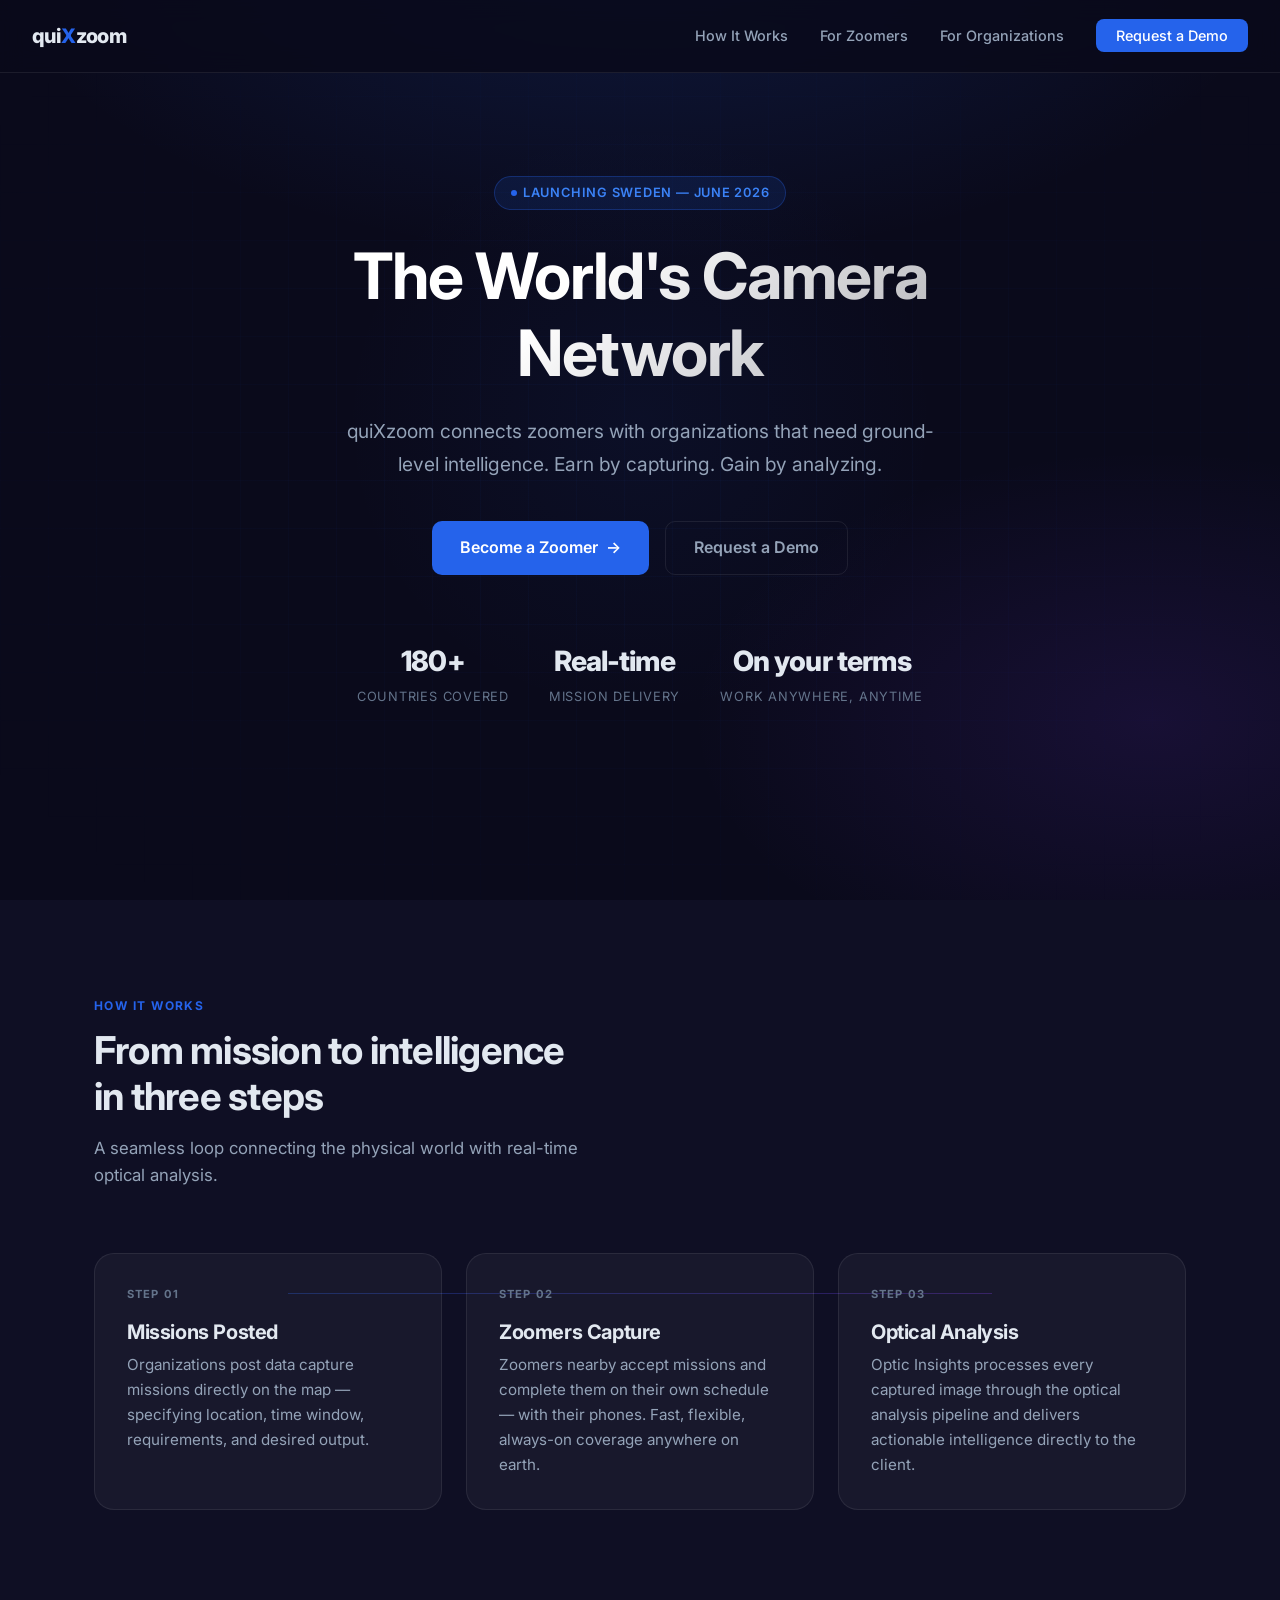
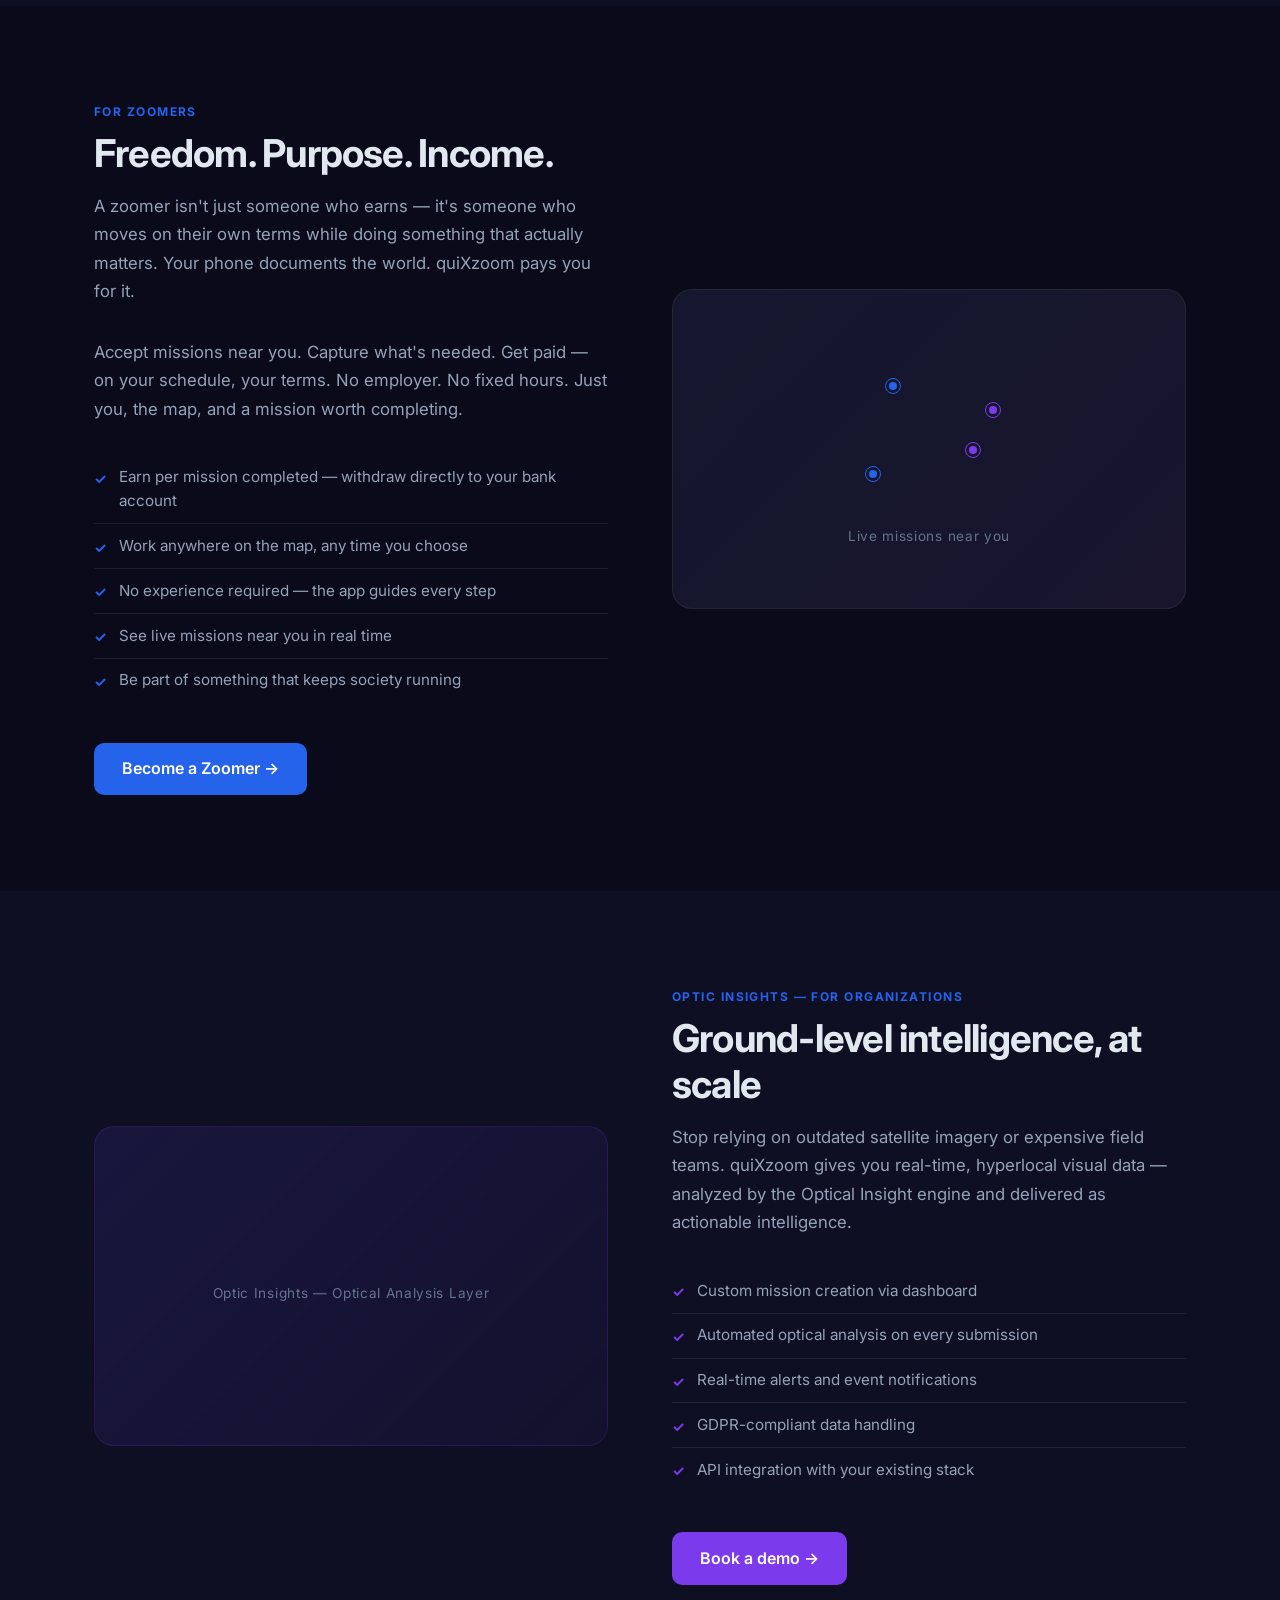
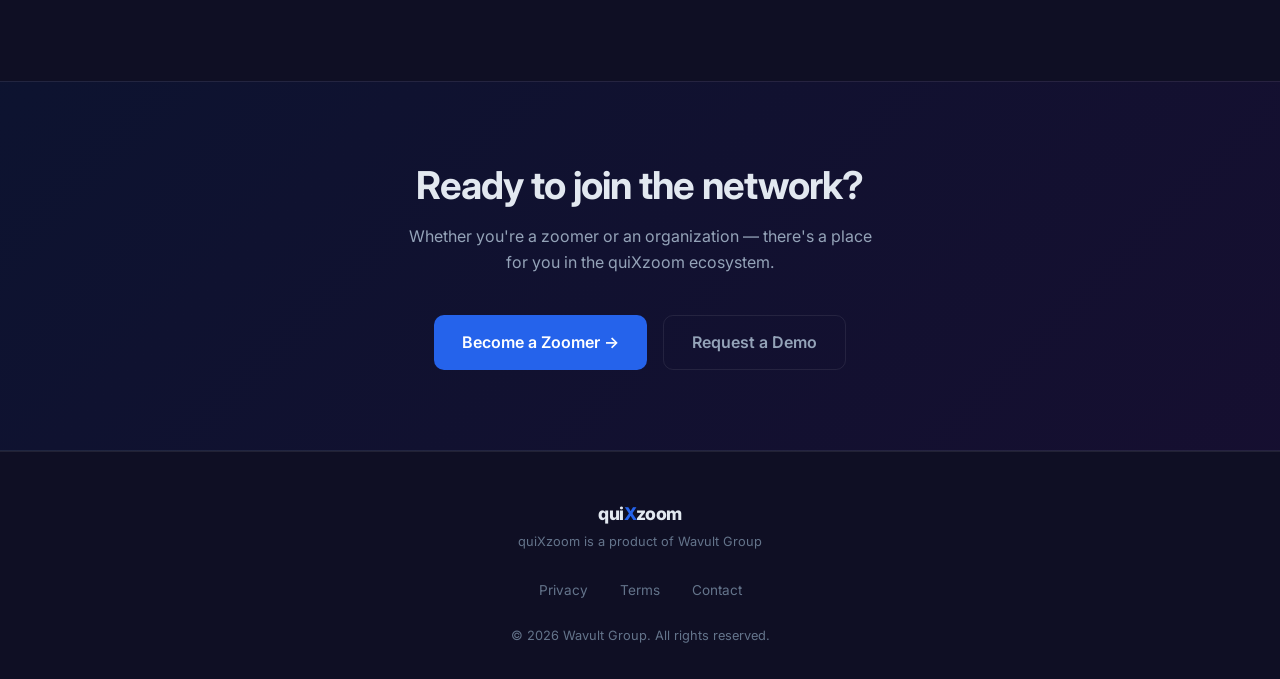
<file: index.html>
<!DOCTYPE html>
<html lang="en">
<head>
  <meta charset="UTF-8" />
  <meta name="viewport" content="width=device-width, initial-scale=1.0" />
  <title>quiXzoom — The World's Camera Network</title>
  <meta name="description" content="quiXzoom connects zoomers with organizations that need ground-level intelligence. Earn by capturing. Gain by analyzing." />

  <!-- Open Graph -->
  <meta property="og:title" content="quiXzoom — The World's Camera Network" />
  <meta property="og:description" content="Earn by capturing. Gain by analyzing. The global crowdsourced camera intelligence platform." />
  <meta property="og:type" content="website" />
  <meta property="og:url" content="https://quixzoom.com" />
  <meta property="og:image" content="/og-preview.png" />

  <!-- Twitter Card -->
  <meta name="twitter:card" content="summary_large_image" />
  <meta name="twitter:title" content="quiXzoom — The World's Camera Network" />
  <meta name="twitter:description" content="Earn by capturing. Gain by analyzing." />

  <!-- Fonts -->
  <link rel="preconnect" href="https://fonts.googleapis.com" />
  <link rel="preconnect" href="https://fonts.gstatic.com" crossorigin />
  <link href="https://fonts.googleapis.com/css2?family=Inter:wght@400;500;600;700;800&display=swap" rel="stylesheet" />

  <link rel="stylesheet" href="styles.css" />
</head>
<body>

  <!-- ========== NAV ========== -->
  <nav>
    <a href="/" class="nav-logo">qui<span>X</span>zoom</a>
    <ul class="nav-links">
      <li><a href="#how-it-works">How It Works</a></li>
      <li><a href="#zoomers">For Zoomers</a></li>
      <li><a href="#organizations">For Organizations</a></li>
      <li><a href="mailto:hello@quixzoom.com" class="nav-cta">Request a Demo</a></li>
    </ul>
  </nav>

  <!-- ========== HERO ========== -->
  <section id="hero">
    <div class="hero-bg"></div>
    <div class="container">
      <div class="hero-content">
        <div class="hero-badge">Launching Sweden — June 2026</div>

        <h1 class="hero-title">The World's Camera Network</h1>

        <p class="hero-sub">
          quiXzoom connects zoomers with organizations that need ground-level intelligence.
          Earn by capturing. Gain by analyzing.
        </p>

        <div class="hero-ctas">
          <a href="https://app.quixzoom-eu.pages.dev" class="btn btn-primary">
            Become a Zoomer
            <span>→</span>
          </a>
          <a href="mailto:hello@quixzoom.com?subject=Demo request — quiXzoom" class="btn btn-ghost">
            Request a Demo
          </a>
        </div>

        <div class="hero-stats">
          <div class="hero-stat">
            <div class="hero-stat-num">180+</div>
            <div class="hero-stat-label">Countries covered</div>
          </div>
          <div class="hero-stat">
            <div class="hero-stat-num">Real-time</div>
            <div class="hero-stat-label">Mission delivery</div>
          </div>
          <div class="hero-stat">
            <div class="hero-stat-num">On your terms</div>
            <div class="hero-stat-label">Work anywhere, anytime</div>
          </div>
        </div>
      </div>
    </div>
  </section>

  <!-- ========== HOW IT WORKS ========== -->
  <section id="how-it-works">
    <div class="container">
      <div class="section-header">
        <div class="section-label">How It Works</div>
        <h2 class="section-title">From mission to intelligence<br>in three steps</h2>
        <p class="section-sub">
          A seamless loop connecting the physical world with real-time optical analysis.
        </p>
      </div>

      <div class="steps">
        <div class="step-card">
          <div class="step-number">STEP 01</div>
          <h3>Missions Posted</h3>
          <p>
            Organizations post data capture missions directly on the map — specifying location,
            time window, requirements, and desired output.
          </p>
        </div>

        <div class="step-card">
          <div class="step-number">STEP 02</div>
          <h3>Zoomers Capture</h3>
          <p>
            Zoomers nearby accept missions and complete them on their own schedule — with their phones.
            Fast, flexible, always-on coverage anywhere on earth.
          </p>
        </div>

        <div class="step-card">
          <div class="step-number">STEP 03</div>
          <h3>Optical Analysis</h3>
          <p>
            Optic Insights processes every captured image through the optical analysis pipeline and delivers
            actionable intelligence directly to the client.
          </p>
        </div>
      </div>
    </div>
  </section>

  <!-- ========== FOR ZOOMERS ========== -->
  <section id="zoomers">
    <div class="container">
      <div class="split">
        <div class="split-content">
          <div class="section-label">For Zoomers</div>
          <h2>Freedom. Purpose. Income.</h2>
          <p>
            A zoomer isn't just someone who earns — it's someone who moves on their own terms
            while doing something that actually matters. Your phone documents the world.
            quiXzoom pays you for it.
          </p>
          <p>
            Accept missions near you. Capture what's needed. Get paid — on your schedule, your terms.
            No employer. No fixed hours. Just you, the map, and a mission worth completing.
          </p>

          <ul class="feature-list">
            <li>Earn per mission completed — withdraw directly to your bank account</li>
            <li>Work anywhere on the map, any time you choose</li>
            <li>No experience required — the app guides every step</li>
            <li>See live missions near you in real time</li>
            <li>Be part of something that keeps society running</li>
          </ul>

          <a href="https://app.quixzoom-eu.pages.dev" class="btn btn-primary">Become a Zoomer →</a>
        </div>

        <div class="split-visual">
          <div class="map-dots">
            <div class="map-dot"></div>
            <div class="map-dot"></div>
            <div class="map-dot"></div>
            <div class="map-dot"></div>
          </div>
          <div class="visual-label">Live missions near you</div>
        </div>
      </div>
    </div>
  </section>

  <!-- ========== FOR ORGANIZATIONS ========== -->
  <section id="organizations">
    <div class="container">
      <div class="split reverse">
        <div class="split-content">
          <div class="section-label">Optic Insights — For Organizations</div>
          <h2>Ground-level intelligence, at scale</h2>
          <p>
            Stop relying on outdated satellite imagery or expensive field teams.
            quiXzoom gives you real-time, hyperlocal visual data — analyzed by the
            Optical Insight engine and delivered as actionable intelligence.
          </p>

          <ul class="feature-list">
            <li>Custom mission creation via dashboard</li>
            <li>Automated optical analysis on every submission</li>
            <li>Real-time alerts and event notifications</li>
            <li>GDPR-compliant data handling</li>
            <li>API integration with your existing stack</li>
          </ul>

          <a href="mailto:hello@quixzoom.com?subject=Demo request — Optic Insights" class="btn btn-accent">Book a demo →</a>
        </div>

        <div class="split-visual">
          <div class="visual-label">Optic Insights — Optical Analysis Layer</div>
        </div>
      </div>
    </div>
  </section>

  <!-- ========== CTA BAND ========== -->
  <section id="cta-band">
    <div class="container">
      <h2>Ready to join the network?</h2>
      <p>
        Whether you're a zoomer or an organization — there's a place for you in the quiXzoom ecosystem.
      </p>
      <div class="hero-ctas">
        <a href="https://app.quixzoom-eu.pages.dev" class="btn btn-primary">Become a Zoomer →</a>
        <a href="mailto:hello@quixzoom.com?subject=Demo request — quiXzoom" class="btn btn-ghost">Request a Demo</a>
      </div>
    </div>
  </section>

  <!-- ========== FOOTER ========== -->
  <footer>
    <div class="container">
      <div class="footer-inner">
        <div>
          <div class="footer-logo">qui<span>X</span>zoom</div>
          <div class="footer-tagline">quiXzoom is a product of Wavult Group</div>
        </div>

        <ul class="footer-links">
          <li><a href="/privacy">Privacy</a></li>
          <li><a href="/terms">Terms</a></li>
          <li><a href="mailto:hello@quixzoom.com">Contact</a></li>
        </ul>

        <div class="footer-copy">© 2026 Wavult Group. All rights reserved.</div>
      </div>
    </div>
  </footer>

</body>
</html>
</file>
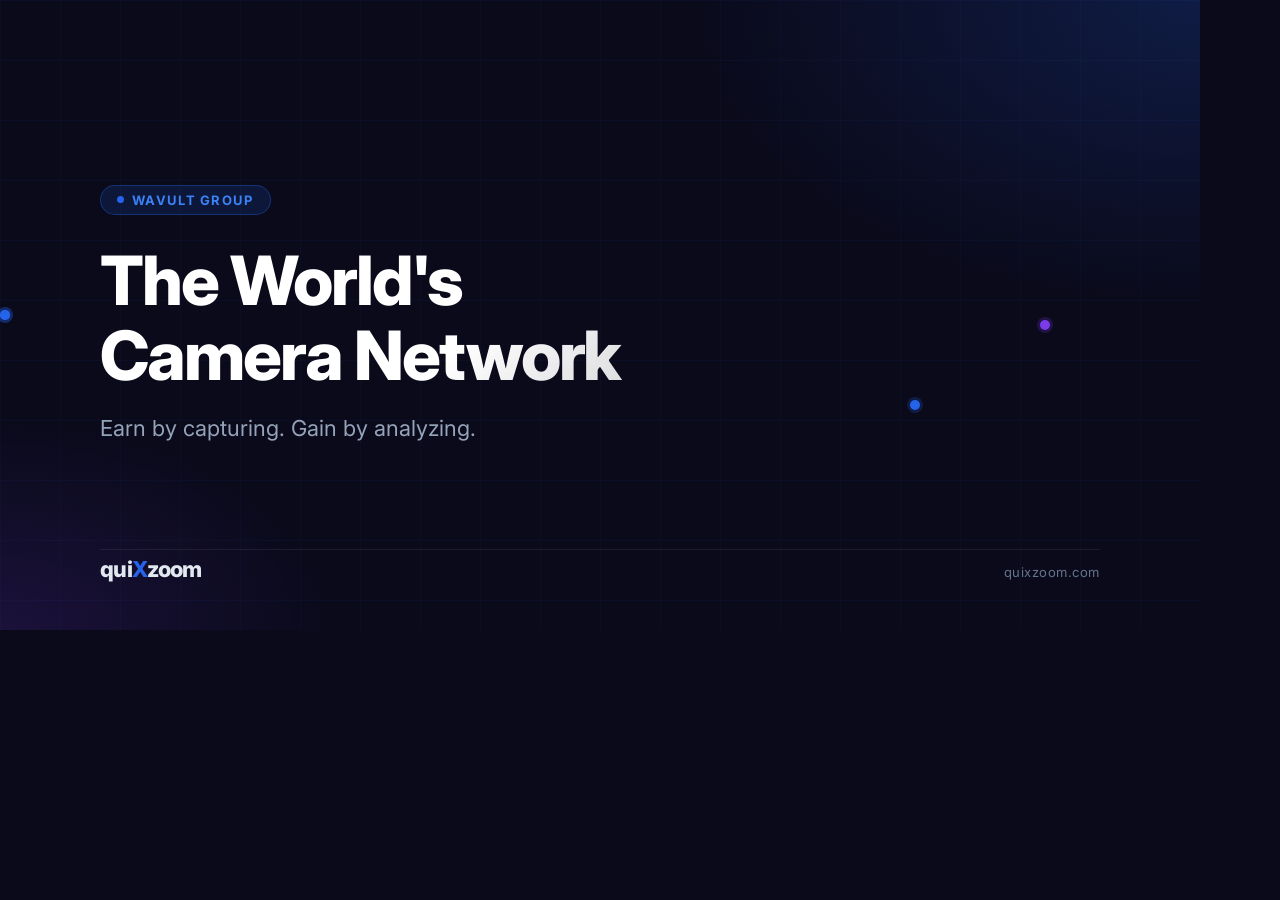
<file: og-image.html>
<!DOCTYPE html>
<html lang="en">
<head>
  <meta charset="UTF-8" />
  <meta name="viewport" content="width=device-width, initial-scale=1.0" />
  <title>quiXzoom OG Image Preview</title>
  <style>
    * { margin: 0; padding: 0; box-sizing: border-box; }

    body {
      width: 1200px;
      height: 630px;
      overflow: hidden;
      font-family: 'Inter', system-ui, -apple-system, sans-serif;
      background: #0A0A1B;
      color: #E2E8F0;
      display: flex;
      flex-direction: column;
      justify-content: center;
      position: relative;
    }

    .bg {
      position: absolute;
      inset: 0;
      background:
        radial-gradient(ellipse 70% 80% at 100% 0%, rgba(37,99,235,0.2) 0%, transparent 60%),
        radial-gradient(ellipse 50% 60% at 0% 100%, rgba(124,58,237,0.15) 0%, transparent 55%);
    }

    .grid {
      position: absolute;
      inset: 0;
      background-image:
        linear-gradient(rgba(37,99,235,0.05) 1px, transparent 1px),
        linear-gradient(90deg, rgba(37,99,235,0.05) 1px, transparent 1px);
      background-size: 60px 60px;
    }

    .content {
      position: relative;
      z-index: 1;
      padding: 0 100px;
    }

    .badge {
      display: inline-flex;
      align-items: center;
      gap: 8px;
      background: rgba(37,99,235,0.15);
      border: 1px solid rgba(37,99,235,0.35);
      color: #3B82F6;
      padding: 6px 16px;
      border-radius: 100px;
      font-size: 13px;
      font-weight: 700;
      letter-spacing: 0.1em;
      text-transform: uppercase;
      margin-bottom: 28px;
    }

    .badge-dot {
      width: 7px;
      height: 7px;
      background: #2563EB;
      border-radius: 50%;
    }

    h1 {
      font-size: 68px;
      font-weight: 800;
      letter-spacing: -0.03em;
      line-height: 1.1;
      background: linear-gradient(135deg, #fff 40%, rgba(255,255,255,0.55) 100%);
      -webkit-background-clip: text;
      -webkit-text-fill-color: transparent;
      background-clip: text;
      margin-bottom: 20px;
    }

    p {
      font-size: 22px;
      color: #94A3B8;
      line-height: 1.5;
      max-width: 620px;
    }

    .logo {
      position: absolute;
      bottom: 48px;
      left: 100px;
      font-size: 22px;
      font-weight: 800;
      letter-spacing: -0.03em;
      color: #E2E8F0;
    }

    .logo span {
      color: #2563EB;
    }

    .wavult {
      position: absolute;
      bottom: 50px;
      right: 100px;
      font-size: 13px;
      color: #64748B;
      letter-spacing: 0.04em;
    }

    .divider {
      position: absolute;
      bottom: 80px;
      left: 100px;
      right: 100px;
      height: 1px;
      background: rgba(255,255,255,0.07);
    }

    /* Decorative dots */
    .dot {
      position: absolute;
      width: 10px;
      height: 10px;
      background: #2563EB;
      border-radius: 50%;
      box-shadow: 0 0 0 3px rgba(37,99,235,0.2);
    }

    .dot:nth-child(1) { top: 120px; right: 200px; }
    .dot:nth-child(2) { top: 200px; right: 350px; background: #7C3AED; box-shadow: 0 0 0 3px rgba(124,58,237,0.2); }
    .dot:nth-child(3) { top: 320px; right: 150px; background: #7C3AED; box-shadow: 0 0 0 3px rgba(124,58,237,0.2); }
    .dot:nth-child(4) { top: 400px; right: 280px; }
  </style>
  <link href="https://fonts.googleapis.com/css2?family=Inter:wght@400;600;700;800&display=swap" rel="stylesheet" />
</head>
<body>
  <div class="bg"></div>
  <div class="grid"></div>

  <!-- Decorative map dots -->
  <div class="dot"></div>
  <div class="dot"></div>
  <div class="dot"></div>
  <div class="dot"></div>

  <div class="content">
    <div class="badge">
      <div class="badge-dot"></div>
      Wavult Group
    </div>
    <h1>The World's<br>Camera Network</h1>
    <p>Earn by capturing. Gain by analyzing.</p>
  </div>

  <div class="divider"></div>
  <div class="logo">qui<span>X</span>zoom</div>
  <div class="wavult">quixzoom.com</div>
</body>
</html>
</file>
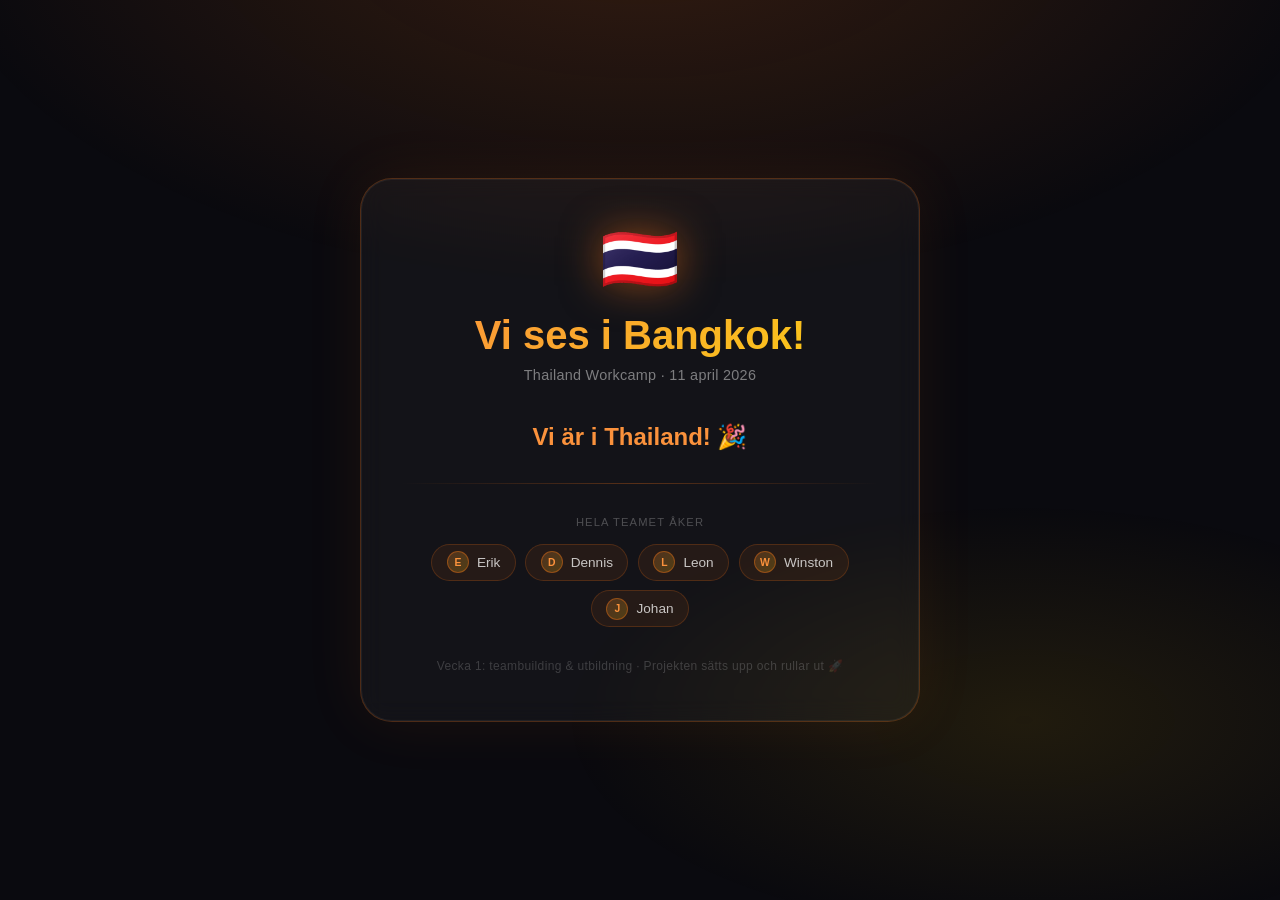
<file: thailand.html>
<!DOCTYPE html>
<html lang="sv">
<head>
  <meta charset="UTF-8" />
  <meta name="viewport" content="width=device-width, initial-scale=1.0" />
  <title>Thailand Workcamp 2026 🇹🇭</title>
  <style>
    *, *::before, *::after { box-sizing: border-box; margin: 0; padding: 0; }

    body {
      min-height: 100vh;
      background: #0a0a0f;
      color: #fff;
      font-family: -apple-system, BlinkMacSystemFont, 'Segoe UI', sans-serif;
      display: flex;
      flex-direction: column;
      align-items: center;
      justify-content: center;
      padding: 2rem 1rem;
      position: relative;
      overflow: hidden;
    }

    /* Background glow */
    body::before {
      content: '';
      position: fixed;
      inset: 0;
      background:
        radial-gradient(ellipse 80% 60% at 50% -10%, rgba(249, 115, 22, 0.18) 0%, transparent 70%),
        radial-gradient(ellipse 60% 40% at 80% 80%, rgba(234, 179, 8, 0.10) 0%, transparent 60%);
      pointer-events: none;
    }

    .card {
      position: relative;
      max-width: 560px;
      width: 100%;
      background: rgba(255,255,255,0.04);
      border: 1px solid rgba(249, 115, 22, 0.25);
      border-radius: 2rem;
      padding: 3rem 2.5rem;
      text-align: center;
      backdrop-filter: blur(12px);
      box-shadow: 0 0 60px rgba(249, 115, 22, 0.08), 0 0 0 1px rgba(255,255,255,0.06) inset;
    }

    .flag {
      font-size: 4rem;
      line-height: 1;
      margin-bottom: 1.25rem;
      filter: drop-shadow(0 0 20px rgba(249,115,22,0.5));
    }

    h1 {
      font-size: clamp(1.75rem, 5vw, 2.5rem);
      font-weight: 800;
      background: linear-gradient(135deg, #fb923c 0%, #facc15 100%);
      -webkit-background-clip: text;
      -webkit-text-fill-color: transparent;
      background-clip: text;
      line-height: 1.2;
      margin-bottom: 0.5rem;
    }

    .subtitle {
      color: rgba(255,255,255,0.45);
      font-size: 0.9rem;
      margin-bottom: 2.5rem;
      letter-spacing: 0.02em;
    }

    .countdown-grid {
      display: grid;
      grid-template-columns: repeat(4, 1fr);
      gap: 0.75rem;
      margin-bottom: 2rem;
    }

    .unit {
      background: rgba(0,0,0,0.35);
      border: 1px solid rgba(249, 115, 22, 0.15);
      border-radius: 1rem;
      padding: 1.25rem 0.5rem;
    }

    .unit-value {
      font-size: clamp(1.75rem, 5vw, 2.75rem);
      font-weight: 800;
      color: #fb923c;
      font-variant-numeric: tabular-nums;
      letter-spacing: -0.02em;
      line-height: 1;
    }

    .unit-label {
      font-size: 0.65rem;
      text-transform: uppercase;
      letter-spacing: 0.08em;
      color: rgba(255,255,255,0.3);
      margin-top: 0.5rem;
    }

    .divider {
      height: 1px;
      background: linear-gradient(90deg, transparent, rgba(249,115,22,0.3), transparent);
      margin: 0 0 2rem;
    }

    .team-heading {
      font-size: 0.7rem;
      text-transform: uppercase;
      letter-spacing: 0.1em;
      color: rgba(255,255,255,0.25);
      margin-bottom: 1rem;
    }

    .team-grid {
      display: flex;
      flex-wrap: wrap;
      justify-content: center;
      gap: 0.6rem;
      margin-bottom: 2rem;
    }

    .team-badge {
      display: flex;
      align-items: center;
      gap: 0.5rem;
      background: rgba(249, 115, 22, 0.08);
      border: 1px solid rgba(249, 115, 22, 0.2);
      border-radius: 9999px;
      padding: 0.4rem 0.9rem;
      font-size: 0.85rem;
      color: rgba(255,255,255,0.75);
      font-weight: 500;
    }

    .team-badge .avatar {
      width: 22px;
      height: 22px;
      border-radius: 50%;
      background: linear-gradient(135deg, #fb923c33, #facc1533);
      border: 1px solid rgba(249,115,22,0.4);
      display: flex;
      align-items: center;
      justify-content: center;
      font-size: 0.65rem;
      font-weight: 700;
      color: #fb923c;
    }

    .footer-note {
      color: rgba(255,255,255,0.18);
      font-size: 0.75rem;
      letter-spacing: 0.03em;
    }

    .done-message {
      font-size: 1.2rem;
      color: rgba(255,255,255,0.7);
      margin-top: 1rem;
    }

    @media (max-width: 400px) {
      .card { padding: 2rem 1.25rem; }
      .countdown-grid { gap: 0.5rem; }
    }
  </style>
</head>
<body>
  <div class="card">
    <div class="flag">🇹🇭</div>
    <h1>Vi ses i Bangkok!</h1>
    <p class="subtitle">Thailand Workcamp · 11 april 2026</p>

    <div class="countdown-grid" id="countdown">
      <div class="unit"><div class="unit-value" id="days">--</div><div class="unit-label">Dagar</div></div>
      <div class="unit"><div class="unit-value" id="hours">--</div><div class="unit-label">Timmar</div></div>
      <div class="unit"><div class="unit-value" id="minutes">--</div><div class="unit-label">Minuter</div></div>
      <div class="unit"><div class="unit-value" id="seconds">--</div><div class="unit-label">Sekunder</div></div>
    </div>

    <div class="divider"></div>

    <p class="team-heading">Hela teamet åker</p>
    <div class="team-grid">
      <div class="team-badge"><span class="avatar">E</span> Erik</div>
      <div class="team-badge"><span class="avatar">D</span> Dennis</div>
      <div class="team-badge"><span class="avatar">L</span> Leon</div>
      <div class="team-badge"><span class="avatar">W</span> Winston</div>
      <div class="team-badge"><span class="avatar">J</span> Johan</div>
    </div>

    <p class="footer-note">Vecka 1: teambuilding & utbildning · Projekten sätts upp och rullar ut 🚀</p>
  </div>

  <script>
    const TARGET = new Date('2026-04-11T00:00:00+07:00')

    function pad(n) { return String(n).padStart(2, '0') }

    function tick() {
      const now = new Date()
      const diff = TARGET.getTime() - now.getTime()

      if (diff <= 0) {
        document.getElementById('countdown').innerHTML =
          '<div style="grid-column:1/-1;font-size:1.5rem;font-weight:700;color:#fb923c;">Vi är i Thailand! 🎉</div>'
        clearInterval(interval)
        return
      }

      const days    = Math.floor(diff / (1000 * 60 * 60 * 24))
      const hours   = Math.floor((diff / (1000 * 60 * 60)) % 24)
      const minutes = Math.floor((diff / (1000 * 60)) % 60)
      const seconds = Math.floor((diff / 1000) % 60)

      document.getElementById('days').textContent    = pad(days)
      document.getElementById('hours').textContent   = pad(hours)
      document.getElementById('minutes').textContent = pad(minutes)
      document.getElementById('seconds').textContent = pad(seconds)
    }

    tick()
    const interval = setInterval(tick, 1000)
  </script>
</body>
</html>
</file>
<file: styles.css>
/* ===================================
   quiXzoom Landing Page — styles.css
   =================================== */

:root {
  --qz-dark: #0A0A1B;
  --qz-dark-2: #0F0F24;
  --qz-dark-3: #16162E;
  --qz-blue: #2563EB;
  --qz-blue-light: #3B82F6;
  --qz-accent: #7C3AED;
  --qz-accent-light: #8B5CF6;
  --qz-text: #E2E8F0;
  --qz-text-muted: #94A3B8;
  --qz-text-dim: #64748B;
  --qz-border: rgba(255, 255, 255, 0.08);
  --qz-card: rgba(255, 255, 255, 0.04);
  --qz-card-hover: rgba(255, 255, 255, 0.07);
  --radius: 12px;
  --radius-lg: 20px;
  --transition: 0.2s ease;
  --font: 'Inter', system-ui, -apple-system, sans-serif;
}

/* === RESET === */
*, *::before, *::after {
  box-sizing: border-box;
  margin: 0;
  padding: 0;
}

html {
  scroll-behavior: smooth;
  font-size: 16px;
}

body {
  font-family: var(--font);
  background-color: var(--qz-dark);
  color: var(--qz-text);
  line-height: 1.6;
  overflow-x: hidden;
}

img { display: block; max-width: 100%; }
a { color: inherit; text-decoration: none; }
ul { list-style: none; }

/* === TYPOGRAPHY === */
h1, h2, h3 {
  line-height: 1.2;
  font-weight: 700;
  letter-spacing: -0.02em;
}

h1 { font-size: clamp(2.2rem, 6vw, 4rem); }
h2 { font-size: clamp(1.6rem, 4vw, 2.4rem); }
h3 { font-size: 1.25rem; }

/* === LAYOUT === */
.container {
  width: 100%;
  max-width: 1140px;
  margin: 0 auto;
  padding: 0 1.5rem;
}

section {
  padding: 6rem 0;
}

/* === NAV === */
nav {
  position: fixed;
  top: 0;
  left: 0;
  right: 0;
  z-index: 100;
  display: flex;
  align-items: center;
  justify-content: space-between;
  padding: 1.25rem 2rem;
  background: rgba(10, 10, 27, 0.85);
  backdrop-filter: blur(12px);
  border-bottom: 1px solid var(--qz-border);
}

.nav-logo {
  font-size: 1.25rem;
  font-weight: 800;
  letter-spacing: -0.03em;
  color: var(--qz-text);
}

.nav-logo span {
  color: var(--qz-blue);
}

.nav-links {
  display: flex;
  align-items: center;
  gap: 2rem;
}

.nav-links a {
  color: var(--qz-text-muted);
  font-size: 0.9rem;
  font-weight: 500;
  transition: color var(--transition);
}

.nav-links a:hover {
  color: var(--qz-text);
}

.nav-cta {
  background: var(--qz-blue);
  color: #fff !important;
  padding: 0.5rem 1.25rem;
  border-radius: 8px;
  font-weight: 600;
  transition: background var(--transition), transform var(--transition) !important;
}

.nav-cta:hover {
  background: var(--qz-blue-light) !important;
  transform: translateY(-1px);
}

/* === BUTTONS === */
.btn {
  display: inline-flex;
  align-items: center;
  gap: 0.5rem;
  padding: 0.85rem 1.75rem;
  border-radius: 10px;
  font-size: 1rem;
  font-weight: 600;
  cursor: pointer;
  transition: all var(--transition);
  border: none;
  white-space: nowrap;
}

.btn-primary {
  background: var(--qz-blue);
  color: #fff;
}

.btn-primary:hover {
  background: var(--qz-blue-light);
  transform: translateY(-2px);
  box-shadow: 0 8px 30px rgba(37, 99, 235, 0.4);
}

.btn-ghost {
  background: transparent;
  color: var(--qz-text-muted);
  border: 1px solid var(--qz-border);
}

.btn-ghost:hover {
  color: var(--qz-text);
  border-color: rgba(255, 255, 255, 0.2);
  background: var(--qz-card);
  transform: translateY(-2px);
}

.btn-accent {
  background: var(--qz-accent);
  color: #fff;
}

.btn-accent:hover {
  background: var(--qz-accent-light);
  transform: translateY(-2px);
  box-shadow: 0 8px 30px rgba(124, 58, 237, 0.4);
}

/* === HERO === */
#hero {
  position: relative;
  min-height: 100vh;
  display: flex;
  align-items: center;
  padding-top: 5rem;
  overflow: hidden;
}

.hero-bg {
  position: absolute;
  inset: 0;
  z-index: 0;
  background:
    radial-gradient(ellipse 80% 60% at 50% -10%, rgba(37, 99, 235, 0.18) 0%, transparent 65%),
    radial-gradient(ellipse 60% 50% at 90% 80%, rgba(124, 58, 237, 0.12) 0%, transparent 60%),
    var(--qz-dark);
}

/* Subtle map grid texture */
.hero-bg::before {
  content: '';
  position: absolute;
  inset: 0;
  background-image:
    linear-gradient(rgba(37, 99, 235, 0.04) 1px, transparent 1px),
    linear-gradient(90deg, rgba(37, 99, 235, 0.04) 1px, transparent 1px);
  background-size: 48px 48px;
  mask-image: radial-gradient(ellipse 80% 80% at 50% 50%, black 20%, transparent 80%);
}

/* Glow orbs */
.hero-bg::after {
  content: '';
  position: absolute;
  width: 600px;
  height: 600px;
  top: 50%;
  left: 50%;
  transform: translate(-50%, -55%);
  background: radial-gradient(circle, rgba(37, 99, 235, 0.06) 0%, transparent 70%);
  border-radius: 50%;
  pointer-events: none;
}

.hero-content {
  position: relative;
  z-index: 1;
  text-align: center;
  max-width: 820px;
  margin: 0 auto;
}

.hero-badge {
  display: inline-flex;
  align-items: center;
  gap: 0.4rem;
  background: rgba(37, 99, 235, 0.12);
  border: 1px solid rgba(37, 99, 235, 0.3);
  color: var(--qz-blue-light);
  padding: 0.35rem 1rem;
  border-radius: 100px;
  font-size: 0.8rem;
  font-weight: 600;
  letter-spacing: 0.06em;
  text-transform: uppercase;
  margin-bottom: 1.75rem;
}

.hero-badge::before {
  content: '';
  width: 6px;
  height: 6px;
  background: var(--qz-blue);
  border-radius: 50%;
  animation: pulse-dot 2s infinite;
}

@keyframes pulse-dot {
  0%, 100% { opacity: 1; transform: scale(1); }
  50% { opacity: 0.5; transform: scale(0.8); }
}

.hero-title {
  margin-bottom: 1.5rem;
  background: linear-gradient(135deg, #fff 40%, rgba(255,255,255,0.6) 100%);
  -webkit-background-clip: text;
  -webkit-text-fill-color: transparent;
  background-clip: text;
}

.hero-sub {
  font-size: clamp(1rem, 2.5vw, 1.2rem);
  color: var(--qz-text-muted);
  max-width: 600px;
  margin: 0 auto 2.5rem;
  line-height: 1.7;
}

.hero-ctas {
  display: flex;
  gap: 1rem;
  justify-content: center;
  flex-wrap: wrap;
}

.hero-stats {
  display: flex;
  gap: 2.5rem;
  justify-content: center;
  margin-top: 4rem;
  flex-wrap: wrap;
}

.hero-stat {
  text-align: center;
}

.hero-stat-num {
  font-size: 1.75rem;
  font-weight: 800;
  color: var(--qz-text);
  letter-spacing: -0.03em;
}

.hero-stat-label {
  font-size: 0.8rem;
  color: var(--qz-text-dim);
  text-transform: uppercase;
  letter-spacing: 0.06em;
  margin-top: 0.2rem;
}

/* === HOW IT WORKS === */
#how-it-works {
  background: var(--qz-dark-2);
  position: relative;
}

.section-label {
  font-size: 0.75rem;
  font-weight: 700;
  letter-spacing: 0.12em;
  text-transform: uppercase;
  color: var(--qz-blue);
  margin-bottom: 0.75rem;
}

.section-title {
  margin-bottom: 1rem;
}

.section-sub {
  color: var(--qz-text-muted);
  max-width: 520px;
  font-size: 1.05rem;
}

.section-header {
  margin-bottom: 4rem;
}

.steps {
  display: grid;
  grid-template-columns: repeat(auto-fit, minmax(260px, 1fr));
  gap: 1.5rem;
  position: relative;
}

/* Connector line on desktop */
@media (min-width: 768px) {
  .steps::before {
    content: '';
    position: absolute;
    top: 2.5rem;
    left: calc(16.66% + 0.75rem);
    right: calc(16.66% + 0.75rem);
    height: 1px;
    background: linear-gradient(90deg, var(--qz-blue) 0%, var(--qz-accent) 100%);
    opacity: 0.3;
    z-index: 0;
  }
}

.step-card {
  background: var(--qz-card);
  border: 1px solid var(--qz-border);
  border-radius: var(--radius-lg);
  padding: 2rem;
  position: relative;
  z-index: 1;
  transition: all var(--transition);
}

.step-card:hover {
  background: var(--qz-card-hover);
  border-color: rgba(37, 99, 235, 0.3);
  transform: translateY(-4px);
}

.step-number {
  font-size: 0.7rem;
  font-weight: 700;
  letter-spacing: 0.1em;
  color: var(--qz-text-dim);
  margin-bottom: 1rem;
}

.step-icon {
  font-size: 2rem;
  margin-bottom: 1rem;
  display: block;
}

.step-card h3 {
  margin-bottom: 0.5rem;
  color: var(--qz-text);
}

.step-card p {
  color: var(--qz-text-muted);
  font-size: 0.95rem;
  line-height: 1.65;
}

/* === SPLIT SECTIONS === */
.split {
  display: grid;
  grid-template-columns: 1fr 1fr;
  gap: 4rem;
  align-items: center;
}

.split.reverse {
  direction: rtl;
}

.split.reverse > * {
  direction: ltr;
}

.split-visual {
  background: var(--qz-card);
  border: 1px solid var(--qz-border);
  border-radius: var(--radius-lg);
  padding: 2.5rem;
  min-height: 320px;
  display: flex;
  flex-direction: column;
  justify-content: center;
  align-items: center;
  position: relative;
  overflow: hidden;
}

.split-visual::before {
  content: '';
  position: absolute;
  inset: 0;
  background: linear-gradient(135deg, rgba(37, 99, 235, 0.05) 0%, rgba(124, 58, 237, 0.05) 100%);
}

.visual-icon {
  font-size: 4rem;
  position: relative;
  z-index: 1;
}

.visual-label {
  font-size: 0.85rem;
  color: var(--qz-text-dim);
  margin-top: 1rem;
  position: relative;
  z-index: 1;
  letter-spacing: 0.05em;
}

/* Photographer section */
#photographers {
  background: var(--qz-dark);
}

#photographers .split-visual {
  background: linear-gradient(135deg, rgba(37, 99, 235, 0.08) 0%, rgba(10, 10, 27, 0.9) 100%);
  border-color: rgba(37, 99, 235, 0.2);
}

/* Organizations section */
#organizations {
  background: var(--qz-dark-2);
}

#organizations .split-visual {
  background: linear-gradient(135deg, rgba(124, 58, 237, 0.08) 0%, rgba(15, 15, 36, 0.9) 100%);
  border-color: rgba(124, 58, 237, 0.2);
}

.split-content .section-label {
  margin-bottom: 0.5rem;
}

.split-content h2 {
  margin-bottom: 1rem;
}

.split-content p {
  color: var(--qz-text-muted);
  margin-bottom: 2rem;
  font-size: 1.05rem;
  line-height: 1.7;
}

.feature-list {
  margin-bottom: 2.5rem;
}

.feature-list li {
  display: flex;
  align-items: flex-start;
  gap: 0.75rem;
  padding: 0.6rem 0;
  color: var(--qz-text-muted);
  font-size: 0.95rem;
  border-bottom: 1px solid var(--qz-border);
}

.feature-list li:last-child {
  border-bottom: none;
}

.feature-list li::before {
  content: '✓';
  color: var(--qz-blue);
  font-weight: 700;
  font-size: 0.9rem;
  flex-shrink: 0;
  margin-top: 0.1rem;
}

#organizations .feature-list li::before {
  color: var(--qz-accent);
}

/* === CTA BAND === */
#cta-band {
  padding: 5rem 0;
  background: linear-gradient(135deg, rgba(37, 99, 235, 0.1) 0%, rgba(124, 58, 237, 0.1) 100%);
  border-top: 1px solid var(--qz-border);
  border-bottom: 1px solid var(--qz-border);
  text-align: center;
}

#cta-band h2 {
  margin-bottom: 1rem;
}

#cta-band p {
  color: var(--qz-text-muted);
  max-width: 480px;
  margin: 0 auto 2.5rem;
}

/* === FOOTER === */
footer {
  background: var(--qz-dark-2);
  border-top: 1px solid var(--qz-border);
  padding: 3rem 0 2rem;
}

.footer-inner {
  display: flex;
  flex-direction: column;
  align-items: center;
  gap: 1.5rem;
  text-align: center;
}

.footer-logo {
  font-size: 1.1rem;
  font-weight: 800;
  letter-spacing: -0.03em;
}

.footer-logo span {
  color: var(--qz-blue);
}

.footer-tagline {
  font-size: 0.8rem;
  color: var(--qz-text-dim);
  margin-top: 0.25rem;
}

.footer-links {
  display: flex;
  gap: 2rem;
}

.footer-links a {
  color: var(--qz-text-dim);
  font-size: 0.85rem;
  transition: color var(--transition);
}

.footer-links a:hover {
  color: var(--qz-text-muted);
}

.footer-copy {
  font-size: 0.8rem;
  color: var(--qz-text-dim);
}

/* === MAP DOTS ANIMATION (decorative) === */
.map-dots {
  position: relative;
  width: 200px;
  height: 160px;
}

.map-dot {
  position: absolute;
  width: 8px;
  height: 8px;
  background: var(--qz-blue);
  border-radius: 50%;
  animation: dot-pulse 3s infinite;
}

.map-dot::after {
  content: '';
  position: absolute;
  inset: -4px;
  border-radius: 50%;
  border: 1px solid var(--qz-blue);
  animation: ripple 3s infinite;
}

.map-dot:nth-child(1) { top: 20%; left: 30%; animation-delay: 0s; }
.map-dot:nth-child(2) { top: 60%; left: 70%; animation-delay: 0.8s; background: var(--qz-accent); }
.map-dot:nth-child(2)::after { border-color: var(--qz-accent); }
.map-dot:nth-child(3) { top: 75%; left: 20%; animation-delay: 1.6s; }
.map-dot:nth-child(4) { top: 35%; left: 80%; animation-delay: 2.2s; background: var(--qz-accent); }
.map-dot:nth-child(4)::after { border-color: var(--qz-accent); }

@keyframes dot-pulse {
  0%, 100% { opacity: 1; transform: scale(1); }
  50% { opacity: 0.7; transform: scale(0.9); }
}

@keyframes ripple {
  0% { opacity: 1; transform: scale(1); }
  100% { opacity: 0; transform: scale(3.5); }
}

/* === RESPONSIVE === */
@media (max-width: 768px) {
  nav { padding: 1rem 1.25rem; }

  .nav-links { display: none; }

  .split {
    grid-template-columns: 1fr;
    gap: 2.5rem;
  }

  .split.reverse {
    direction: ltr;
  }

  .split-visual {
    min-height: 200px;
    order: -1;
  }

  section { padding: 4rem 0; }

  .hero-stats { gap: 1.5rem; }
}

@media (max-width: 480px) {
  .hero-ctas { flex-direction: column; align-items: center; }
  .btn { width: 100%; justify-content: center; }
}
</file>
